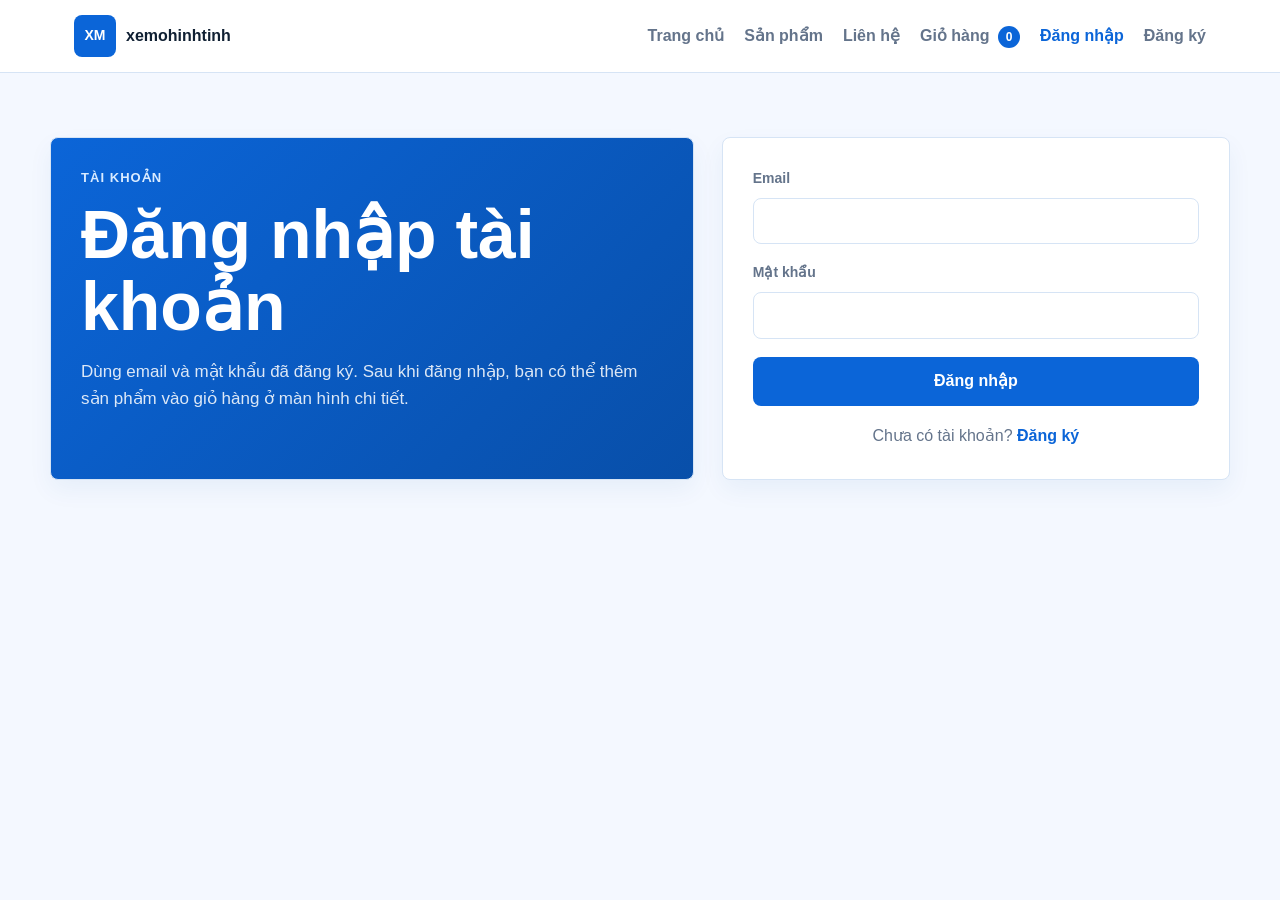
<file: login/index.html>
<!DOCTYPE html>
<html lang="vi">
<head>
  <meta charset="UTF-8">
  <meta name="viewport" content="width=device-width, initial-scale=1.0">
  <title>Đăng nhập - xemohinhtinh</title>
  <link rel="stylesheet" href="../css/style.css">
  <link rel="stylesheet" href="login.css">
</head>
<body data-page="login">
  <header class="site-header">
    <nav class="nav">
      <a class="brand" href="../home/index.html" aria-label="xemohinhtinh trang chủ">
        <span class="brand-mark">XM</span>
        <span>xemohinhtinh</span>
      </a>

      <button class="nav-toggle" type="button" aria-label="Mở menu" data-menu-toggle>
        <span></span>
        <span></span>
        <span></span>
      </button>

      <div class="nav-links" data-nav-links>
        <a href="../home/index.html" data-nav="home">Trang chủ</a>
        <a href="../product-list/index.html" data-nav="product-list">Sản phẩm</a>
        <a href="../home/index.html#contact">Liên hệ</a>
        <a href="../cart/index.html" data-nav="cart">Giỏ hàng <span class="cart-count" data-cart-count hidden>0</span></a>
        <a class="auth-guest" href="../login/index.html" data-nav="login">Đăng nhập</a>
        <a class="auth-guest" href="../sign-up/index.html" data-nav="sign-up">Đăng ký</a>
        <div class="auth-menu auth-user" data-user-menu>
          <button class="user-icon-button" type="button" aria-label="Tài khoản của tôi" aria-expanded="false" data-user-menu-toggle>
            <span class="user-icon-shape" aria-hidden="true"></span>
          </button>
          <div class="user-dropdown" data-user-dropdown>
            <p class="user-menu-title">Tài khoản của tôi</p>
            <p class="user-menu-name" data-user-name></p>
            <p class="user-menu-email" data-user-email></p>
            <a href="../cart/index.html">Giỏ hàng</a>
            <button class="dropdown-button" type="button" data-logout>Đăng xuất</button>
          </div>
        </div>
      </div>
    </nav>
  </header>

  <main>
    <section class="auth-page">
      <div class="auth-copy">
        <p class="eyebrow">Tài khoản</p>
        <h1>Đăng nhập tài khoản</h1>
        <p>Dùng email và mật khẩu đã đăng ký. Sau khi đăng nhập, bạn có thể thêm sản phẩm vào giỏ hàng ở màn hình chi tiết.</p>
      </div>

      <form class="auth-form" data-login-form novalidate>
        <div class="form-field">
          <label for="loginEmail">Email</label>
          <input id="loginEmail" name="email" type="email" autocomplete="email" required>
        </div>

        <div class="form-field">
          <label for="loginPassword">Mật khẩu</label>
          <input id="loginPassword" name="password" type="password" autocomplete="current-password" required>
        </div>

        <button class="primary-button full" type="submit">Đăng nhập</button>
        <p class="form-message" data-login-message></p>
        <p class="auth-note">Chưa có tài khoản? <a href="../sign-up/index.html">Đăng ký</a></p>
      </form>
    </section>
  </main>

  <script src="../js/mock-data.js"></script>
  <script src="../js/main.js"></script>
  <script src="login.js"></script>
</body>
</html>
</file>
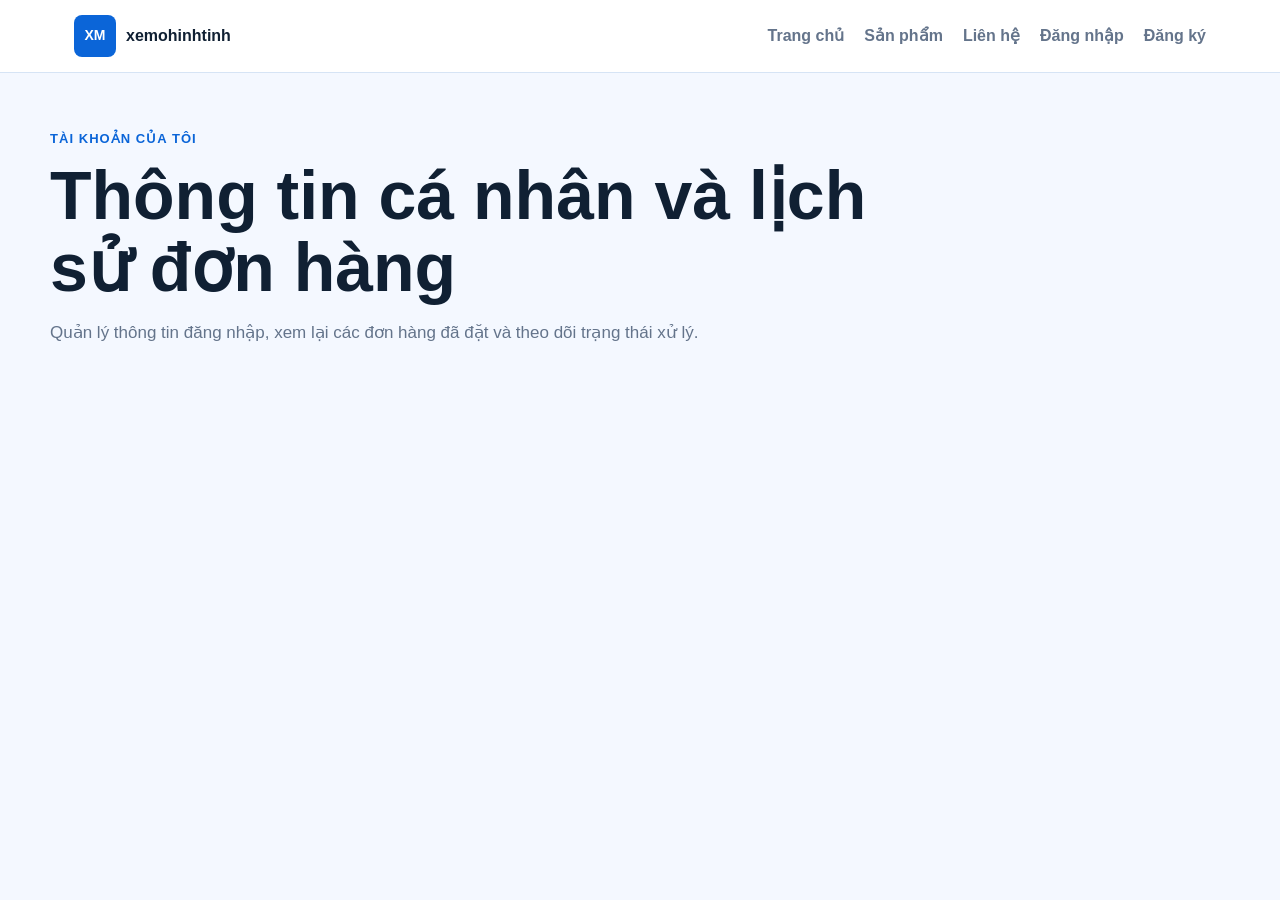
<file: my-account/index.html>
<!DOCTYPE html>
<html lang="vi">
<head>
  <meta charset="UTF-8">
  <meta name="viewport" content="width=device-width, initial-scale=1.0">
  <title>Tài khoản của tôi - xemohinhtinh</title>
  <link rel="stylesheet" href="../css/style.css">
  <link rel="stylesheet" href="my-account.css">
</head>
<body data-page="my-account">
  <header class="site-header">
    <nav class="nav">
      <a class="brand" href="../home/index.html" aria-label="xemohinhtinh trang chủ">
        <span class="brand-mark">XM</span>
        <span>xemohinhtinh</span>
      </a>

      <button class="nav-toggle" type="button" aria-label="Mở menu" data-menu-toggle>
        <span></span>
        <span></span>
        <span></span>
      </button>

      <div class="nav-links" data-nav-links>
        <a href="../home/index.html" data-nav="home">Trang chủ</a>
        <a href="../product-list/index.html" data-nav="product-list">Sản phẩm</a>
        <a href="../home/index.html#contact">Liên hệ</a>
        <a class="auth-user" href="../cart/index.html" data-nav="cart">Giỏ hàng <span class="cart-count" data-cart-count hidden>0</span></a>
        <a class="auth-guest" href="../login/index.html" data-nav="login">Đăng nhập</a>
        <a class="auth-guest" href="../sign-up/index.html" data-nav="sign-up">Đăng ký</a>
        <div class="auth-menu auth-user" data-user-menu>
          <button class="user-icon-button" type="button" aria-label="Tài khoản của tôi" aria-expanded="false" data-user-menu-toggle>
            <span class="user-icon-shape" aria-hidden="true"></span>
          </button>
          <div class="user-dropdown" data-user-dropdown>
            <p class="user-menu-title">Tài khoản của tôi</p>
            <p class="user-menu-name" data-user-name></p>
            <p class="user-menu-email" data-user-email></p>
            <a href="../my-account/index.html">Tài khoản của tôi</a>
            <a href="../cart/index.html">Giỏ hàng</a>
            <button class="dropdown-button" type="button" data-logout>Đăng xuất</button>
          </div>
        </div>
      </div>
    </nav>
  </header>

  <main>
    <section class="page-title">
      <p class="eyebrow">Tài khoản của tôi</p>
      <h1>Thông tin cá nhân và lịch sử đơn hàng</h1>
      <p>Quản lý thông tin đăng nhập, xem lại các đơn hàng đã đặt và theo dõi trạng thái xử lý.</p>
    </section>

    <section class="account-layout" data-my-account-page></section>
  </main>

  <script src="../js/mock-data.js"></script>
  <script src="../js/main.js"></script>
  <script src="my-account.js"></script>
</body>
</html>
</file>
<file: css/style.css>
:root {
  --bg: #f4f8ff;
  --surface: #ffffff;
  --surface-soft: #e8f1ff;
  --ink: #102033;
  --muted: #64748b;
  --line: #d6e4f5;
  --accent: #0b65d8;
  --accent-dark: #084da5;
  --accent-soft: #dcecff;
  --success: #12805c;
  --danger: #c62846;
  --shadow: 0 18px 40px rgba(15, 83, 158, 0.12);
}

* {
  box-sizing: border-box;
}

html {
  scroll-behavior: smooth;
}

body {
  margin: 0;
  background: var(--bg);
  color: var(--ink);
  font-family: "Segoe UI", Arial, Helvetica, sans-serif;
  line-height: 1.55;
}

img {
  display: block;
  max-width: 100%;
}

a {
  color: inherit;
  text-decoration: none;
}

button,
input,
select,
textarea {
  font: inherit;
}

.site-header {
  position: sticky;
  top: 0;
  z-index: 10;
  background: rgba(255, 255, 255, 0.94);
  border-bottom: 1px solid var(--line);
  backdrop-filter: blur(12px);
}

.nav {
  display: flex;
  align-items: center;
  justify-content: space-between;
  max-width: 1180px;
  min-height: 72px;
  margin: 0 auto;
  padding: 0 24px;
  gap: 20px;
}

.brand {
  display: inline-flex;
  align-items: center;
  gap: 10px;
  font-weight: 900;
  letter-spacing: 0;
}

.brand-mark {
  display: inline-grid;
  place-items: center;
  width: 42px;
  height: 42px;
  border-radius: 8px;
  background: var(--accent);
  color: #fff;
  font-size: 14px;
}

.nav-links {
  display: flex;
  align-items: center;
  gap: 20px;
}

.nav-links a,
.link-button {
  border: 0;
  background: transparent;
  color: var(--muted);
  cursor: pointer;
  padding: 8px 0;
  font-weight: 700;
}

.nav-links a:hover,
.link-button:hover,
.nav-links .active {
  color: var(--accent);
}

.cart-count {
  display: inline-grid;
  place-items: center;
  min-width: 22px;
  height: 22px;
  margin-left: 4px;
  border-radius: 999px;
  background: var(--accent);
  color: #fff;
  font-size: 12px;
  font-weight: 900;
}

.auth-menu {
  position: relative;
  align-items: center;
}

.user-icon-button {
  display: inline-grid;
  place-items: center;
  width: 42px;
  height: 42px;
  border: 1px solid var(--line);
  border-radius: 999px;
  background: var(--surface);
  color: var(--accent);
  cursor: pointer;
}

.user-icon-button:hover {
  border-color: var(--accent);
  background: var(--accent-soft);
}

.user-icon-shape {
  position: relative;
  width: 20px;
  height: 20px;
}

.user-icon-shape::before,
.user-icon-shape::after {
  content: "";
  position: absolute;
  left: 50%;
  transform: translateX(-50%);
  background: currentColor;
}

.user-icon-shape::before {
  top: 2px;
  width: 8px;
  height: 8px;
  border-radius: 999px;
}

.user-icon-shape::after {
  bottom: 2px;
  width: 18px;
  height: 9px;
  border-radius: 999px 999px 6px 6px;
}

.user-dropdown {
  position: absolute;
  top: calc(100% + 12px);
  right: 0;
  z-index: 20;
  display: none;
  width: 260px;
  padding: 14px;
  border: 1px solid var(--line);
  border-radius: 8px;
  background: var(--surface);
  box-shadow: var(--shadow);
}

.auth-menu.open .user-dropdown {
  display: grid;
  gap: 8px;
}

.user-menu-title,
.user-menu-name,
.user-menu-email {
  margin: 0;
}

.user-menu-title {
  color: var(--accent);
  font-size: 13px;
  font-weight: 900;
  text-transform: uppercase;
}

.user-menu-name {
  color: var(--ink);
  font-weight: 900;
}

.user-menu-email {
  color: var(--muted);
  font-size: 13px;
  overflow-wrap: anywhere;
}

.user-dropdown a,
.dropdown-button {
  width: 100%;
  min-height: 40px;
  border: 0;
  border-radius: 8px;
  background: var(--accent-soft);
  color: var(--accent-dark);
  cursor: pointer;
  padding: 9px 12px;
  text-align: left;
  font-weight: 900;
}

.dropdown-button:hover,
.user-dropdown a:hover {
  background: var(--accent);
  color: #fff;
}

.auth-user {
  display: none;
}

.is-logged-in .auth-user {
  display: inline-flex;
}

.is-logged-in .auth-guest {
  display: none;
}

.nav-toggle {
  display: none;
  width: 42px;
  height: 42px;
  border: 1px solid var(--line);
  border-radius: 8px;
  background: var(--surface);
  padding: 10px;
}

.nav-toggle span {
  display: block;
  height: 2px;
  margin: 5px 0;
  background: var(--ink);
}

.hero {
  min-height: 560px;
  display: flex;
  align-items: center;
  background:
    linear-gradient(90deg, rgba(4, 40, 84, 0.92), rgba(9, 91, 183, 0.68), rgba(9, 91, 183, 0.12)),
    url("https://scontent.fsgn2-9.fna.fbcdn.net/v/t39.30808-6/486575933_3131750020316023_6733836398418165554_n.jpg?stp=dst-jpg_tt6&cstp=mx2048x1475&ctp=s2048x1475&_nc_cat=106&ccb=1-7&_nc_sid=cc71e4&_nc_eui2=AeHy-ZCAarVaLuYwxW5cgHwyYDq18gAPu9FgOrXyAA-70eAQnSPd9JyhTPJCFEra_jsWBXuuKcc1rI_bYBiyW0EK&_nc_ohc=cTesIXjYpvkQ7kNvwEBwCtT&_nc_oc=AdoDwcRF24oAcEbL5cx9U-I3ehBm-pru-K8_IjXxIgfONa5ta2Y0dESY3KTwfrEh7T4&_nc_zt=23&_nc_ht=scontent.fsgn2-9.fna&_nc_gid=bWYNdfJRCgp1oJQNuF2YtQ&_nc_ss=7b2a8&oh=00_Af_9prgPtyWP71Ju6aTXL6Jr5YRss8n2GPS3trbczEnrqg&oe=6A374EC4") center/cover;
  color: #fff;
}

.hero-content {
  width: min(1180px, calc(100% - 48px));
  margin: 0 auto;
  padding: 80px 0 120px;
}

.eyebrow {
  margin: 0 0 10px;
  color: var(--accent);
  font-size: 13px;
  font-weight: 900;
  letter-spacing: 0.08em;
  text-transform: uppercase;
}

.hero .eyebrow,
.info-band .eyebrow {
  color: #d9ebff;
}

h1,
h2,
h3,
p {
  overflow-wrap: anywhere;
}

h1 {
  max-width: 820px;
  margin: 0;
  font-size: clamp(36px, 6vw, 68px);
  line-height: 1.06;
  letter-spacing: 0;
}

h2 {
  margin: 0;
  font-size: clamp(26px, 4vw, 40px);
  line-height: 1.16;
  letter-spacing: 0;
}

.hero-text {
  max-width: 650px;
  margin: 22px 0 0;
  color: rgba(255, 255, 255, 0.88);
  font-size: 18px;
}

.hero-actions,
.search-row {
  display: flex;
  flex-wrap: wrap;
  gap: 12px;
  margin-top: 28px;
}

.primary-button,
.secondary-button,
.detail-button {
  display: inline-flex;
  align-items: center;
  justify-content: center;
  min-height: 46px;
  border-radius: 8px;
  border: 1px solid transparent;
  padding: 11px 18px;
  font-weight: 900;
  cursor: pointer;
}

.primary-button,
.detail-button {
  background: var(--accent);
  color: #fff;
}

.primary-button:hover,
.detail-button:hover {
  background: var(--accent-dark);
}

.secondary-button {
  background: rgba(255, 255, 255, 0.12);
  color: inherit;
  border-color: currentColor;
}

.secondary-button.full,
.primary-button.full {
  width: 100%;
}

.secondary-button.full {
  color: var(--accent);
  background: var(--surface);
  border-color: var(--line);
}

.secondary-button.full:hover {
  background: var(--accent-soft);
}

.secondary-button.light {
  background: var(--surface);
  color: var(--accent);
  border-color: var(--line);
}

.primary-button.disabled {
  pointer-events: none;
  opacity: 0.48;
}

.compact {
  min-width: 110px;
}

.toolbar-section,
.section,
.page-title,
.catalog-layout,
.detail-shell,
.auth-page,
.cart-layout,
.checkout-layout {
  width: min(1180px, calc(100% - 48px));
  margin: 0 auto;
}

.toolbar-section {
  margin-top: -62px;
}

.search-panel {
  display: grid;
  gap: 8px;
  padding: 22px;
  border: 1px solid var(--line);
  border-radius: 8px;
  background: var(--surface);
  box-shadow: var(--shadow);
}

label {
  color: var(--muted);
  font-size: 14px;
  font-weight: 800;
}

input,
select,
textarea {
  width: 100%;
  min-height: 46px;
  border: 1px solid var(--line);
  border-radius: 8px;
  background: #fff;
  color: var(--ink);
  padding: 10px 12px;
}

input:focus,
select:focus,
textarea:focus {
  outline: 3px solid rgba(11, 101, 216, 0.18);
  border-color: var(--accent);
}

textarea {
  resize: vertical;
}

.section {
  padding: 72px 0;
}

.section-heading,
.info-band,
.collection-band {
  display: flex;
  align-items: end;
  justify-content: space-between;
  gap: 24px;
}

.section-heading a {
  color: var(--accent);
  font-weight: 900;
}

.product-grid {
  display: grid;
  grid-template-columns: repeat(3, minmax(0, 1fr));
  gap: 20px;
  margin-top: 28px;
}

.product-card {
  display: flex;
  flex-direction: column;
  min-height: 100%;
  overflow: hidden;
  border: 1px solid var(--line);
  border-radius: 8px;
  background: var(--surface);
  box-shadow: 0 10px 24px rgba(15, 83, 158, 0.06);
}

.product-media {
  position: relative;
  display: block;
  aspect-ratio: 4 / 3;
  background: var(--surface-soft);
  overflow: hidden;
}

.product-media img {
  width: 100%;
  height: 100%;
  object-fit: cover;
  transition: transform 0.25s ease;
}

.product-card:hover .product-media img {
  transform: scale(1.04);
}

.badge {
  position: absolute;
  top: 12px;
  left: 12px;
  border-radius: 999px;
  background: rgba(11, 101, 216, 0.92);
  color: #fff;
  padding: 5px 9px;
  font-size: 12px;
  font-weight: 900;
}

.product-body {
  display: flex;
  flex: 1;
  flex-direction: column;
  padding: 16px;
  gap: 10px;
}

.product-body h3 {
  margin: 0;
  min-height: 72px;
  font-size: 16px;
  line-height: 1.35;
}

.product-meta {
  margin: 0;
  color: var(--muted);
  font-size: 14px;
}

.product-price {
  margin: auto 0 0;
  color: var(--accent);
  font-size: 20px;
  font-weight: 900;
}

.detail-button {
  margin-top: 4px;
  min-height: 42px;
  font-size: 14px;
}

.collection-band {
  align-items: center;
  padding: 34px;
  border: 1px solid var(--line);
  border-radius: 8px;
  background: var(--surface);
}

.collection-list {
  display: flex;
  flex-wrap: wrap;
  justify-content: flex-end;
  gap: 10px;
}

.collection-list span {
  border-radius: 999px;
  background: var(--accent-soft);
  color: var(--accent-dark);
  padding: 8px 12px;
  font-weight: 900;
}

.info-band {
  align-items: center;
  margin-bottom: 60px;
  padding: 34px;
  border-radius: 8px;
  background: var(--accent);
  color: #fff;
}

.contact-list p {
  margin: 6px 0;
  color: rgba(255, 255, 255, 0.88);
}

.page-title {
  padding: 56px 0 28px;
}

.page-title p:not(.eyebrow) {
  max-width: 760px;
  color: var(--muted);
  font-size: 17px;
}

.catalog-layout {
  display: grid;
  grid-template-columns: 280px minmax(0, 1fr);
  align-items: start;
  gap: 28px;
  padding-bottom: 70px;
}

.filters {
  position: sticky;
  top: 92px;
  display: grid;
  gap: 18px;
  padding: 20px;
  border: 1px solid var(--line);
  border-radius: 8px;
  background: var(--surface);
  box-shadow: 0 10px 24px rgba(15, 83, 158, 0.06);
}

.filter-group,
.form-field {
  display: grid;
  gap: 8px;
}

.catalog-summary {
  display: flex;
  align-items: center;
  justify-content: space-between;
  min-height: 46px;
  color: var(--muted);
}

.catalog-summary p {
  margin: 0;
}

.pagination {
  display: flex;
  justify-content: center;
  gap: 8px;
  margin-top: 28px;
}

.page-button {
  min-width: 42px;
  height: 42px;
  border: 1px solid var(--line);
  border-radius: 8px;
  background: var(--surface);
  color: var(--ink);
  cursor: pointer;
  font-weight: 800;
}

.page-button.active {
  border-color: var(--accent);
  background: var(--accent);
  color: #fff;
}

.empty-state {
  grid-column: 1 / -1;
  padding: 40px;
  border: 1px dashed var(--line);
  border-radius: 8px;
  background: var(--surface);
  text-align: center;
  color: var(--muted);
}

.breadcrumb {
  display: flex;
  flex-wrap: wrap;
  align-items: center;
  gap: 8px;
  padding: 34px 0 18px;
  color: var(--muted);
  font-size: 14px;
  font-weight: 700;
}

.breadcrumb a {
  color: var(--accent);
}

.product-detail-layout {
  display: grid;
  grid-template-columns: minmax(0, 1.02fr) minmax(360px, 0.98fr);
  gap: 34px;
  align-items: start;
  padding-bottom: 18px;
}

.detail-gallery,
.detail-info,
.auth-form,
.auth-copy,
.spec-card,
.cart-panel,
.summary-card,
.checkout-form,
.order-success-card {
  border: 1px solid var(--line);
  border-radius: 8px;
  background: var(--surface);
  box-shadow: 0 10px 24px rgba(15, 83, 158, 0.06);
}

.detail-gallery {
  padding: 16px;
}

.detail-main-image {
  aspect-ratio: 4 / 3;
  overflow: hidden;
  border-radius: 8px;
  background: var(--surface-soft);
}

.detail-main-image img,
.detail-thumbs img {
  width: 100%;
  height: 100%;
  object-fit: cover;
}

.detail-thumbs {
  display: grid;
  grid-template-columns: repeat(4, 1fr);
  gap: 10px;
  margin-top: 12px;
}

.detail-thumbs button {
  aspect-ratio: 4 / 3;
  overflow: hidden;
  border: 2px solid transparent;
  border-radius: 8px;
  background: var(--surface-soft);
  padding: 0;
  cursor: pointer;
}

.detail-thumbs button.active {
  border-color: var(--accent);
}

.detail-info {
  padding: 28px;
}

.detail-info h1 {
  max-width: none;
  font-size: clamp(30px, 4vw, 46px);
}

.detail-price {
  margin: 18px 0 0;
  color: var(--accent);
  font-size: 30px;
  font-weight: 900;
}

.detail-description {
  margin: 16px 0 0;
  color: var(--muted);
}

.quantity-row {
  display: flex;
  align-items: center;
  justify-content: space-between;
  gap: 16px;
  margin-top: 24px;
  padding: 16px;
  border-radius: 8px;
  background: var(--surface-soft);
  font-weight: 800;
}

.quantity-control {
  display: grid;
  grid-template-columns: 42px 72px 42px;
  height: 42px;
}

.quantity-control button,
.quantity-control input {
  min-height: 42px;
  border: 1px solid var(--line);
  background: #fff;
  color: var(--ink);
  text-align: center;
  font-weight: 900;
}

.quantity-control button {
  cursor: pointer;
}

.quantity-control button:first-child {
  border-radius: 8px 0 0 8px;
}

.quantity-control button:last-child {
  border-radius: 0 8px 8px 0;
}

.quantity-control input {
  border-radius: 0;
  border-left: 0;
  border-right: 0;
}

.detail-add-button {
  width: 100%;
  margin-top: 18px;
}

.spec-card {
  margin-top: 22px;
  padding: 20px;
  box-shadow: none;
}

.spec-card h2 {
  font-size: 22px;
}

.spec-card dl {
  display: grid;
  gap: 12px;
  margin: 16px 0 0;
}

.spec-card dl div {
  display: grid;
  grid-template-columns: 150px 1fr;
  gap: 16px;
  padding-bottom: 12px;
  border-bottom: 1px solid var(--line);
}

.spec-card dl div:last-child {
  border-bottom: 0;
  padding-bottom: 0;
}

.spec-card dt {
  color: var(--muted);
  font-weight: 800;
}

.spec-card dd {
  margin: 0;
  font-weight: 700;
}

.related-section {
  padding-top: 42px;
}

.auth-page {
  display: grid;
  grid-template-columns: minmax(0, 0.95fr) minmax(360px, 0.75fr);
  gap: 28px;
  align-items: start;
  padding: 64px 0 86px;
}

.auth-copy,
.auth-form {
  padding: 30px;
}

.auth-copy {
  min-height: 100%;
  background:
    linear-gradient(135deg, rgba(11, 101, 216, 0.94), rgba(8, 77, 165, 0.92)),
    var(--accent);
  color: #fff;
}

.auth-copy .eyebrow {
  color: #d9ebff;
}

.auth-copy p:not(.eyebrow) {
  max-width: 640px;
  color: rgba(255, 255, 255, 0.86);
  font-size: 17px;
}

.auth-form {
  display: grid;
  gap: 18px;
}

.auth-note {
  margin: 0;
  color: var(--muted);
  text-align: center;
}

.auth-note a,
.form-message a {
  color: var(--accent);
  font-weight: 900;
}

.form-message {
  display: none;
  margin: 0;
  border-radius: 8px;
  padding: 12px 14px;
  font-size: 14px;
  font-weight: 700;
}

.form-message.error,
.form-message.success {
  display: block;
}

.form-message.error {
  background: rgba(198, 40, 70, 0.1);
  color: var(--danger);
}

.form-message.success {
  background: rgba(18, 128, 92, 0.1);
  color: var(--success);
}

.cart-layout,
.checkout-layout {
  display: grid;
  grid-template-columns: minmax(0, 1fr) 360px;
  align-items: start;
  gap: 28px;
  padding-bottom: 76px;
}

.cart-panel,
.checkout-form,
.summary-card,
.order-success-card {
  padding: 24px;
}

.checkout-form {
  display: grid;
  gap: 18px;
}

.panel-heading {
  display: flex;
  align-items: end;
  justify-content: space-between;
  gap: 20px;
  margin-bottom: 22px;
}

.panel-heading a {
  color: var(--accent);
  font-weight: 900;
}

.cart-list {
  display: grid;
  gap: 14px;
}

.cart-item {
  display: grid;
  grid-template-columns: 110px minmax(0, 1fr) 120px 160px 130px;
  align-items: center;
  gap: 18px;
  padding: 14px;
  border: 1px solid var(--line);
  border-radius: 8px;
  background: #fff;
}

.cart-thumb {
  aspect-ratio: 4 / 3;
  overflow: hidden;
  border-radius: 8px;
  background: var(--surface-soft);
}

.cart-thumb img {
  width: 100%;
  height: 100%;
  object-fit: cover;
}

.cart-info h3 {
  margin: 0;
  font-size: 16px;
  line-height: 1.35;
}

.cart-info p,
.cart-unit,
.cart-line-total {
  margin: 0;
}

.cart-info p {
  color: var(--muted);
  font-size: 14px;
}

.cart-unit {
  color: var(--muted);
  font-weight: 800;
}

.cart-line-total {
  color: var(--accent);
  text-align: right;
  font-size: 18px;
  font-weight: 900;
}

.cart-quantity {
  grid-template-columns: 40px 64px 40px;
}

.remove-button {
  border: 0;
  background: transparent;
  color: var(--danger);
  cursor: pointer;
  padding: 8px 0 0;
  font-size: 14px;
  font-weight: 900;
}

.summary-card {
  position: sticky;
  top: 92px;
}

.summary-card h2 {
  font-size: 24px;
}

.summary-lines {
  display: grid;
  gap: 14px;
  margin: 22px 0;
}

.summary-lines div {
  display: flex;
  align-items: center;
  justify-content: space-between;
  gap: 16px;
  color: var(--muted);
}

.summary-lines strong {
  color: var(--ink);
}

.summary-total {
  padding-top: 16px;
  border-top: 1px solid var(--line);
  font-size: 20px;
}

.summary-total strong {
  color: var(--accent);
}

.form-grid {
  display: grid;
  grid-template-columns: repeat(2, minmax(0, 1fr));
  gap: 16px;
}

.span-full {
  grid-column: 1 / -1;
}

.mini-order-list {
  display: grid;
  gap: 14px;
  margin-top: 18px;
}

.mini-order-item {
  display: grid;
  grid-template-columns: 74px minmax(0, 1fr) auto;
  align-items: center;
  gap: 12px;
  padding-bottom: 14px;
  border-bottom: 1px solid var(--line);
}

.mini-order-item:last-child {
  border-bottom: 0;
  padding-bottom: 0;
}

.mini-order-item img {
  width: 74px;
  aspect-ratio: 4 / 3;
  border-radius: 8px;
  object-fit: cover;
  background: var(--surface-soft);
}

.mini-order-item h3,
.mini-order-item p {
  margin: 0;
}

.mini-order-item h3 {
  font-size: 14px;
  line-height: 1.35;
}

.mini-order-item p {
  color: var(--muted);
  font-size: 13px;
}

.mini-order-item strong {
  color: var(--accent);
  white-space: nowrap;
}

.order-success-card {
  min-height: 100%;
  background:
    linear-gradient(135deg, rgba(11, 101, 216, 0.94), rgba(8, 77, 165, 0.92)),
    var(--accent);
  color: #fff;
}

.order-success-card .eyebrow {
  color: #d9ebff;
}

.order-success-card h1 {
  max-width: none;
  font-size: clamp(32px, 5vw, 52px);
}

.order-success-card p:not(.eyebrow) {
  color: rgba(255, 255, 255, 0.88);
}

.success-mark {
  display: inline-grid;
  place-items: center;
  width: 58px;
  height: 58px;
  margin-bottom: 18px;
  border-radius: 999px;
  background: #fff;
  color: var(--accent);
  font-size: 30px;
  font-weight: 900;
}

.order-info-grid {
  display: grid;
  grid-template-columns: repeat(2, minmax(0, 1fr));
  gap: 12px;
  margin-top: 24px;
}

.order-info-grid div {
  display: grid;
  gap: 4px;
  padding: 14px;
  border-radius: 8px;
  background: rgba(255, 255, 255, 0.12);
}

.order-info-grid span {
  color: rgba(255, 255, 255, 0.72);
  font-size: 13px;
  font-weight: 800;
}

.order-info-grid strong {
  overflow-wrap: anywhere;
}

.success-actions {
  display: flex;
  flex-wrap: wrap;
  gap: 12px;
  margin-top: 28px;
}

.empty-state p {
  margin: 8px 0 18px;
}

@media (max-width: 1040px) {
  .product-grid {
    grid-template-columns: repeat(3, minmax(0, 1fr));
  }

  .cart-item {
    grid-template-columns: 94px minmax(0, 1fr) 140px;
  }

  .cart-unit {
    display: none;
  }

  .cart-line-total {
    grid-column: 3;
  }
}

@media (max-width: 900px) {
  .product-grid {
    grid-template-columns: repeat(2, minmax(0, 1fr));
  }

  .catalog-layout,
  .product-detail-layout,
  .auth-page,
  .cart-layout,
  .checkout-layout {
    grid-template-columns: 1fr;
  }

  .filters {
    position: static;
  }

  .summary-card {
    position: static;
  }
}

@media (max-width: 760px) {
  .nav {
    min-height: 64px;
    padding: 0 16px;
  }

  .nav-toggle {
    display: block;
  }

  .nav-links {
    position: absolute;
    top: 64px;
    left: 0;
    right: 0;
    display: none;
    flex-direction: column;
    align-items: stretch;
    padding: 18px 24px 24px;
    background: var(--surface);
    border-bottom: 1px solid var(--line);
  }

  .nav-links.open {
    display: flex;
  }

  .is-logged-in .auth-user {
    display: block;
  }

  .auth-menu {
    width: 100%;
  }

  .user-icon-button {
    width: 100%;
    border-radius: 8px;
  }

  .user-dropdown {
    position: static;
    width: 100%;
    margin-top: 10px;
    box-shadow: none;
  }

  .hero {
    min-height: 520px;
  }

  .hero-content,
  .toolbar-section,
  .section,
  .page-title,
  .catalog-layout,
  .detail-shell,
  .auth-page,
  .cart-layout,
  .checkout-layout {
    width: min(100% - 32px, 1180px);
  }

  .hero-content {
    padding-bottom: 100px;
  }

  .product-grid {
    grid-template-columns: 1fr;
  }

  .section-heading,
  .info-band,
  .collection-band,
  .quantity-row {
    align-items: flex-start;
    flex-direction: column;
  }

  .info-band,
  .collection-band,
  .detail-info,
  .auth-copy,
  .auth-form,
  .cart-panel,
  .checkout-form,
  .summary-card,
  .order-success-card {
    padding: 24px;
  }

  .collection-list {
    justify-content: flex-start;
  }

  .detail-thumbs {
    grid-template-columns: repeat(2, 1fr);
  }

  .spec-card dl div {
    grid-template-columns: 1fr;
    gap: 4px;
  }

  .cart-item {
    grid-template-columns: 92px minmax(0, 1fr);
    align-items: start;
  }

  .cart-quantity,
  .cart-line-total {
    grid-column: 2;
  }

  .cart-line-total {
    text-align: left;
  }

  .form-grid,
  .order-info-grid {
    grid-template-columns: 1fr;
  }

  .mini-order-item {
    grid-template-columns: 64px minmax(0, 1fr);
  }

  .mini-order-item strong {
    grid-column: 2;
  }
}
</file>
<file: login/login.css>
/* CSS rieng cho man hinh dang nhap. Style dung chung nam trong ../css/style.css */
</file>
<file: my-account/my-account.css>
/* CSS rieng cho man hinh tai khoan cua toi. Style dung chung nam trong ../css/style.css */
</file>
